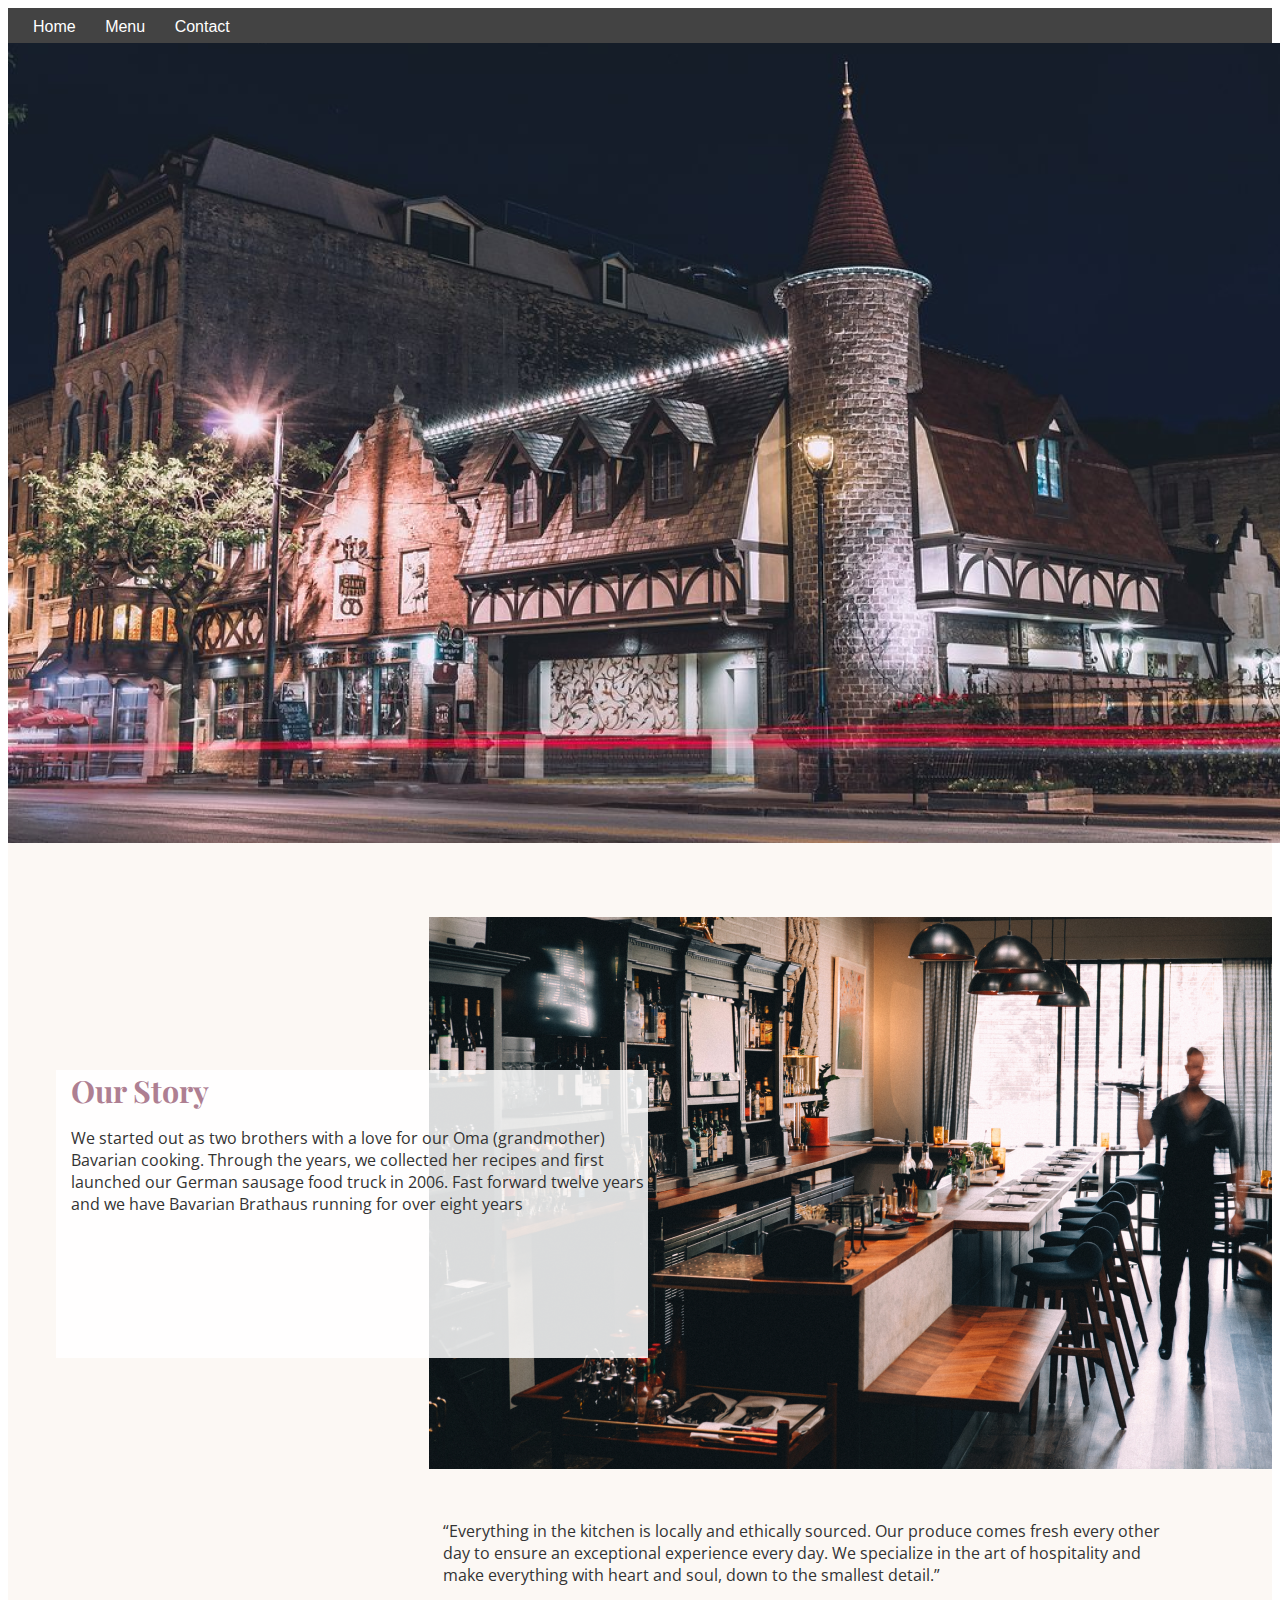
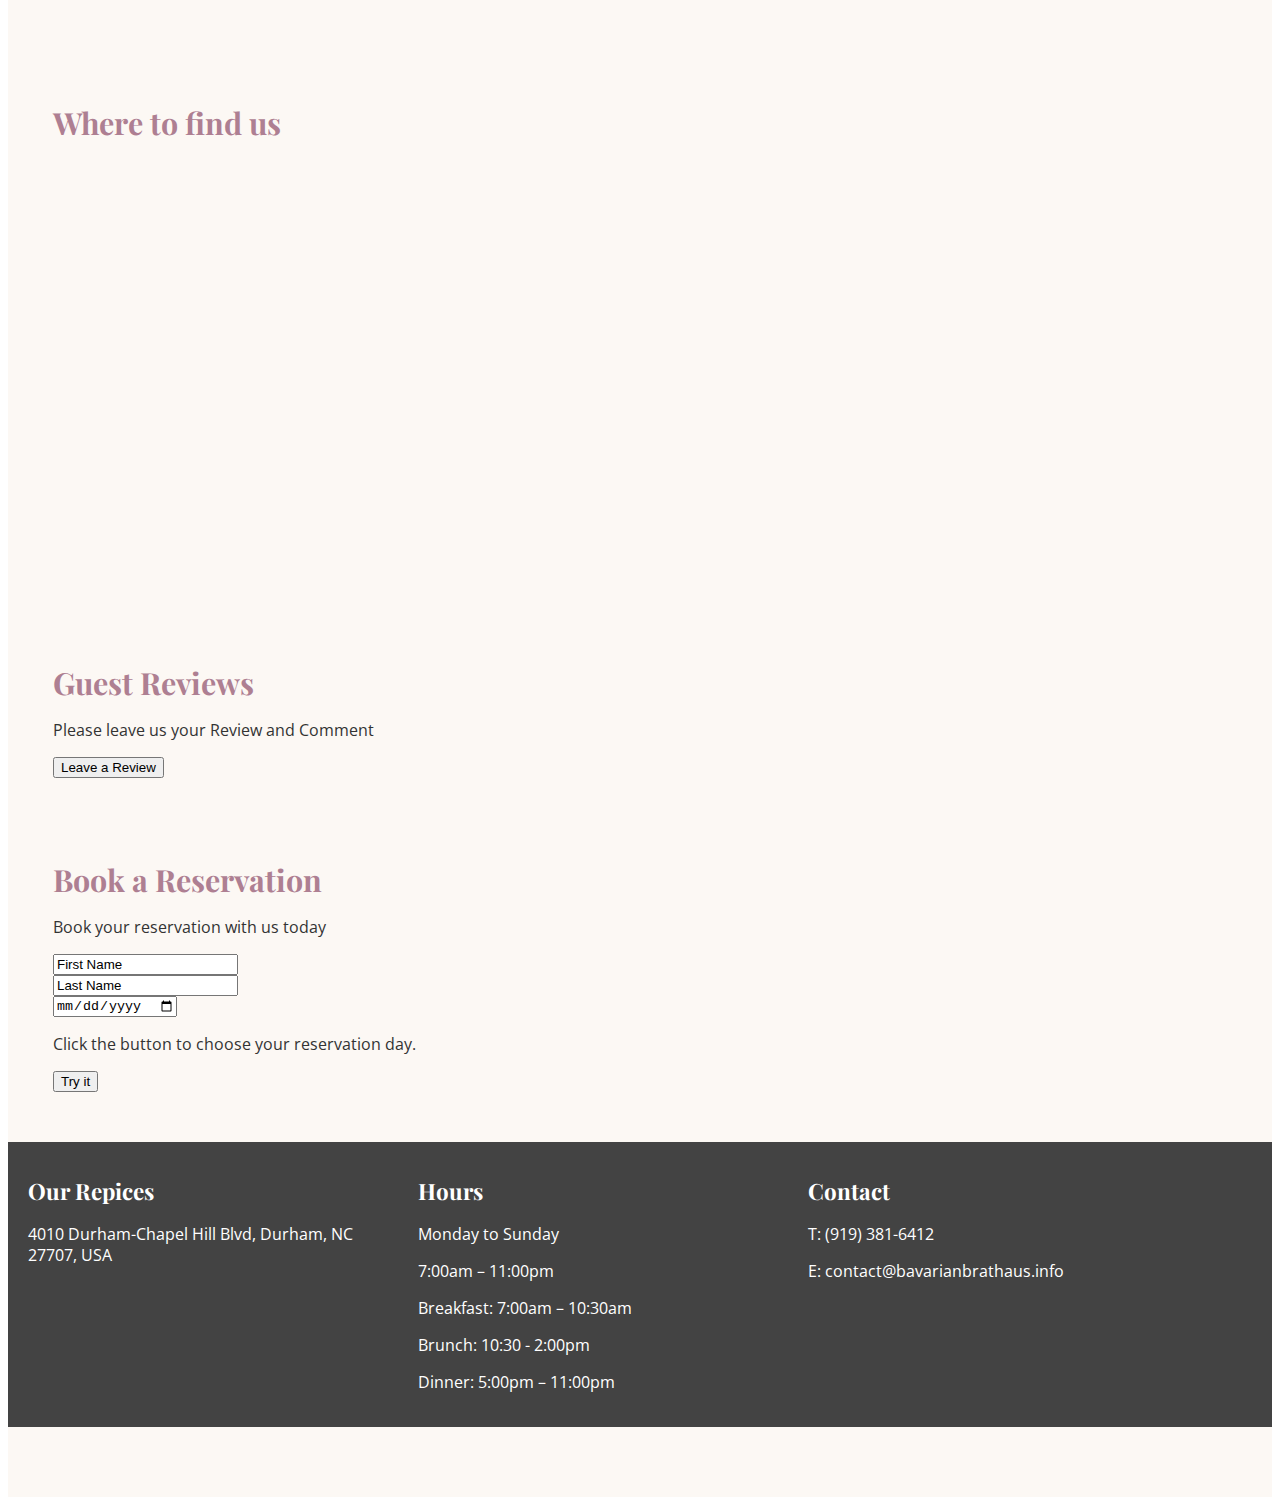
<file: pages/contact.html>
<!DOCTYPE html>
<html lang="en" dir="ltr">
  <head>
    <meta charset="UTF-8">
    <meta name="viewport" content="width=device-width, initial-scale=1.0">
    <meta http-equiv="X-UA-Compatible" content="ie=edge">

    <!-- custom css sheet for class project -->
    <link rel="stylesheet" type="text/css" href="../css/style.css">
    <link href="https://fonts.googleapis.com/css?family=Open+Sans:400,400i,700|Playfair+Display:700" rel="stylesheet">

    <title>Bavarian Brathaus</title>
  </head>
  <body>

    <div class="site-container">

      <div class="navigation">
        <div class="links">
          <a href="../index.html">Home</a>
          <a href="menu.html">Menu</a>
          <a href="contact.html">Contact</a>
        </div>
      </div> <!-- end navigation -->


      <div class="landing-area">
        <div class="landing-image">
          <img src="../img/restaurant-exterior.png" alt="Retaurant interior">

        </div><!-- end landing img -->
      </div> <!-- end landing area -->


      <div class="body">
        <div class="body-content">

          <div class="content-overview">
          </div> <!-- end content-overview -->

          <div class="content-right">
            <div class="content-image-right">
              <img src="../img/interior.png" alt="Chef making recipe">
            </div>

            <div class="left-content">
              <div class="content-description" style="position: absolute; top: 100px;">
                <h3>Our Story</h3>
                <p>We started out as two brothers with a love for our Oma (grandmother) Bavarian cooking. Through the years, we collected her recipes and first launched our German sausage food truck in 2006. Fast forward twelve years and we have Bavarian Brathaus running for over eight years</p>
              </div> <!-- end content-description -->
            </div>
          </div><!-- end content-right -->


            <div class="content-overview" style="padding-left: 435px;">
              <p>“Everything in the kitchen is locally and ethically sourced. Our produce comes fresh every other day to ensure an exceptional experience every day. We specialize in the art of hospitality and make everything with heart and soul, down to the smallest detail.”</p>
            </div> <!-- end content-overview -->




          <div class="map">
            <h3>Where to find us</h3>
            <iframe src="https://www.google.com/maps/embed?pb=!1m18!1m12!1m3!1d23084.070981360608!2d-79.40609186867243!3d43.67918310103847!2m3!1f0!2f0!3f0!3m2!1i1024!2i768!4f13.1!3m3!1m2!1s0x882b34caba443e0f%3A0x4c98292c74bbab90!2sRyerson+University+Student+Learning+Centre!5e0!3m2!1sen!2sca!4v1543944545087" width="600" height="450" frameborder="0" style="border:0" allowfullscreen></iframe>
          </div>

          <div class="rating">
            <h3>Guest Reviews</h3>
            <p>Please leave us your Review and Comment</p>
            <input type="button" value="Leave a Review" id="checkoutButton">

            <div class="userReviewSection">
              <p id="userRating"><p>
              <p id="userReview"><p>

            </div>
          </div>

          <div class="contact-form">
            <h3>Book a Reservation</h3>
            <p>Book your reservation with us today</p>
            <input type="text" name="name" value="First Name"><br>
            <input type="text" name="lastname" value="Last Name"><br>

            <input type="date" id="myDate" value="">

            <p>Click the button to choose your reservation day.</p>

            <button onclick="myFunction()">Try it</button>

            <p id="demo"></p>
          </div>

        </div <!-- end body-conent -->
      </div> <!-- end body -->

      <footer class="footer">
        <div class="f-description">
          <h2>Our Repices</h2>
          <p>4010 Durham-Chapel Hill Blvd, Durham, NC 27707, USA</a>
          </p>
        </div>
        <div class="f-description">
          <h2>Hours</h2>
          <p>Monday to Sunday</p>
          <p>7:00am – 11:00pm</p>
          <p>Breakfast: 7:00am – 10:30am </p>
          <p>Brunch: 10:30 - 2:00pm </p>
          <p>Dinner: 5:00pm – 11:00pm</p>
        </div>
        <div class="f-description">
          <h2>Contact</h2>
          <p>T: (919) 381-6412 </p>
          <p>E: contact@bavarianbrathaus.info </p>
          <p>
            <i class="fab fa-facebook-square"></i>
            <i class="fab fa-twitter-square"></i>
            <i class="fab fa-instagram"></i>
          </p>
        </div><!-- end container -->
      </footer>

    </div><!-- end container -->
    <script>


    var checkoutButton = document.querySelector("#checkoutButton");
    checkoutButton.addEventListener("click", confirmPurchase);

      function confirmPurchase() {
        var rating
        var userReview

          rating = prompt("From 1 to 5, how was your stay?")
          if (rating <= 3) {
            userReview = prompt("Please tell us how can we improve?")
            document.getElementById("userRating").innerHTML = "Visitor Rating: " + rating
            document.getElementById("userReview").innerHTML = "Visitor Review: " + userReview
          } else {
            userReview = prompt("Great! PLease let us know about your great stay!")
            document.getElementById("userRating").innerHTML = "Visitor Rating: " + rating
            document.getElementById("userReview").innerHTML = "Visitor Review: " + userReview
          }

          }



          function myFunction() {

              var x = document.getElementById("myDate").value;
              var booked1 = "2018-12-14";
              var booked2 = "2018-12-07";
              var booked3 = "2018-12-05";
              var booked4 = "2018-12-24";

              console.log(booked1);
              if (booked1 == x || booked2 == x || booked3 == x || booked4 == x) {
                alert("Sorry! This time slot has been booked! Please choose another day")
              } else {
                alert("Thanks! Your booking has been received")
                document.getElementById("demo").innerHTML = "Thanks your booking has been received for: " + x;
              }

          }



    </script>
  </body>
</html>
</file>
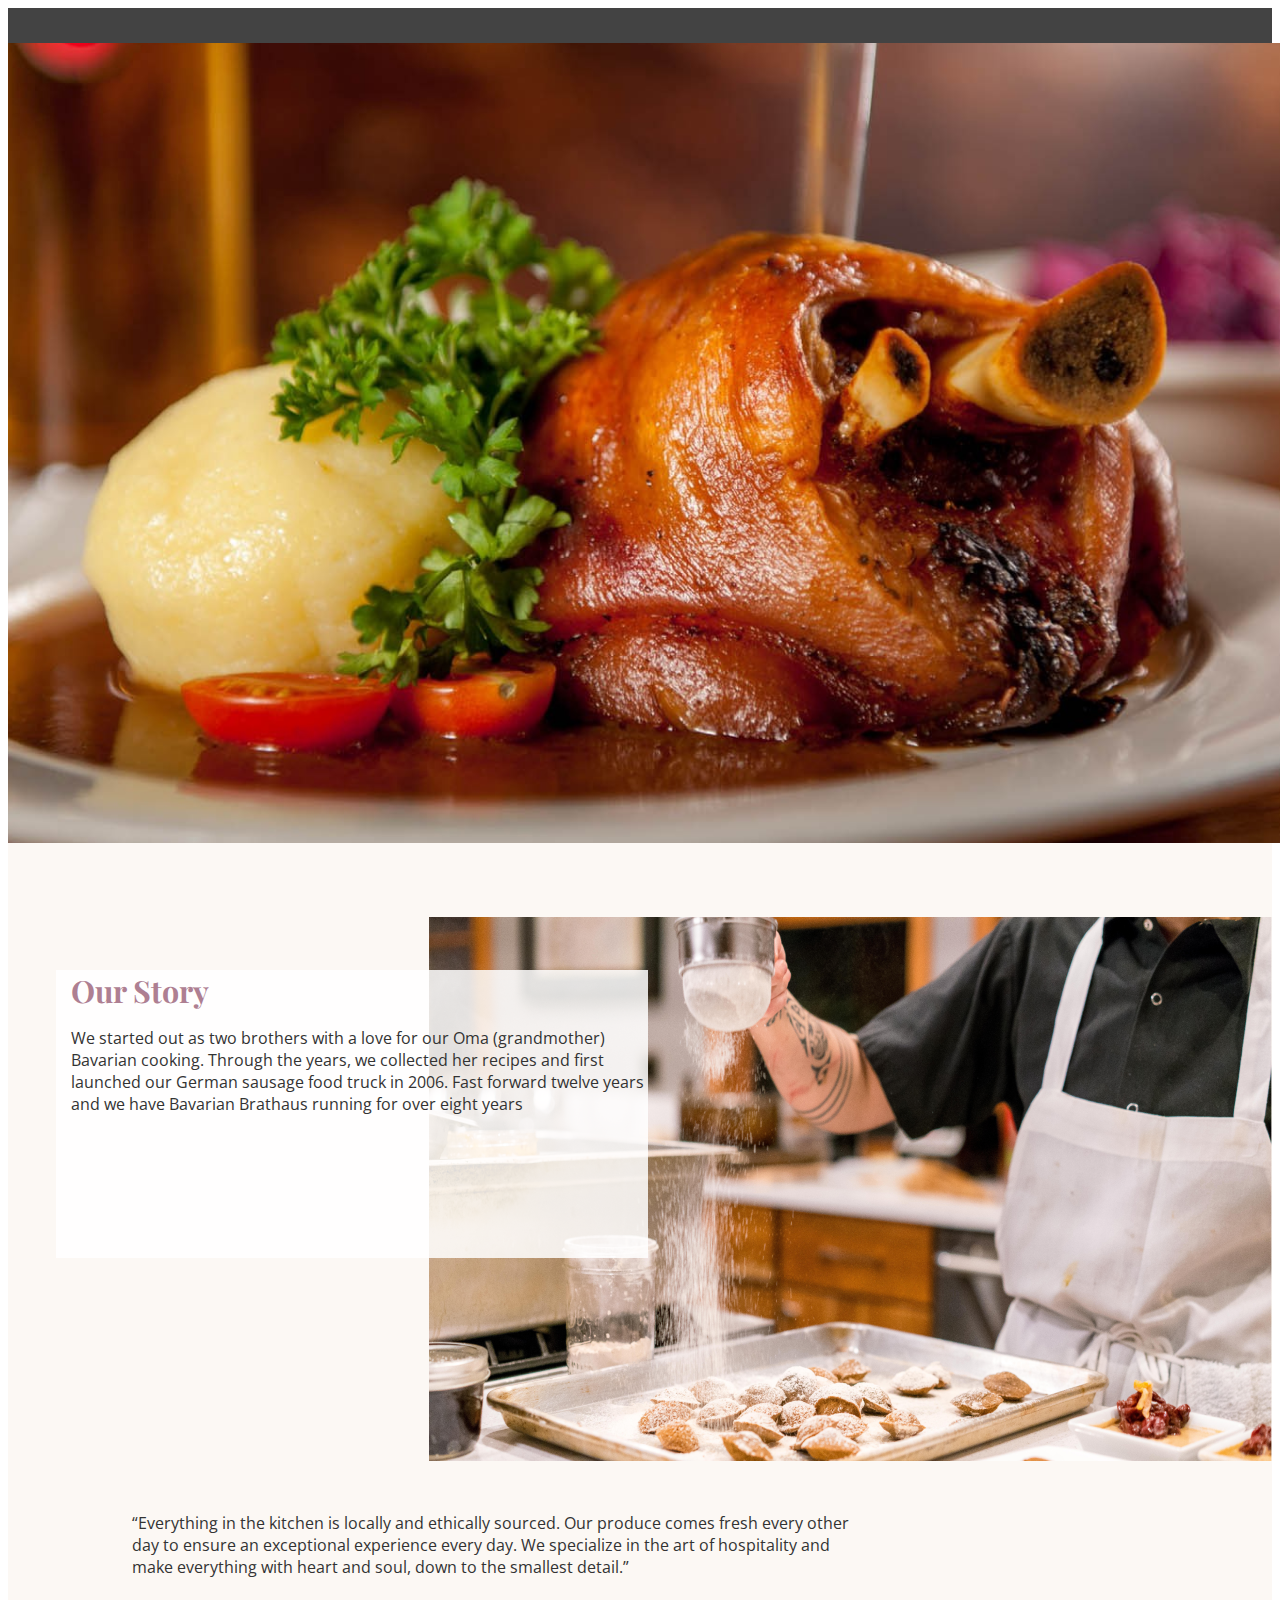
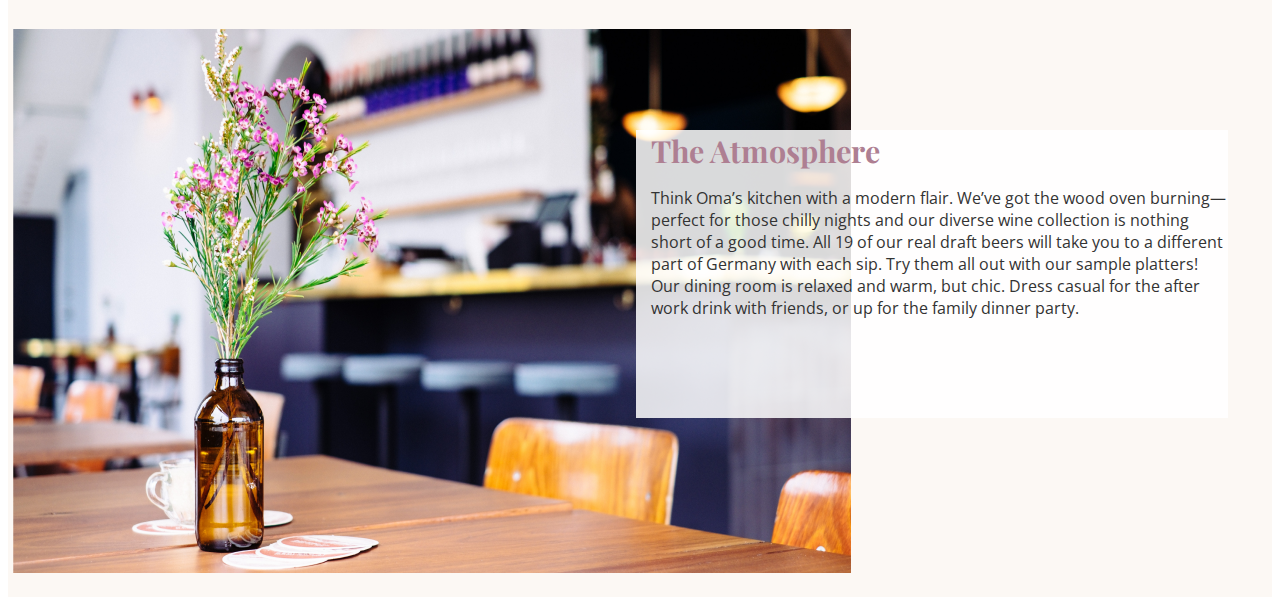
<file: pages/menu.html>
<!DOCTYPE html>
<html lang="en" dir="ltr">
  <head>
    <meta charset="UTF-8">
    <meta name="viewport" content="width=device-width, initial-scale=1.0">
    <meta http-equiv="X-UA-Compatible" content="ie=edge">

    <!-- custom css sheet for class project -->
    <link rel="stylesheet" type="text/css" href="../css/style.css">
    <link href="https://fonts.googleapis.com/css?family=Open+Sans:400,400i,700|Playfair+Display:700" rel="stylesheet">

    <title>Bavarian Brathaus</title>
  </head>
  <body>

    <div class="site-container">

      <div class="navigation">

      </div> <!-- end navigation -->


      <div class="landing-area">
        <div class="landing-image">
          <img src="../img/porkankle.png" alt="Retaurant interior">

        </div><!-- end landing img -->
      </div> <!-- end landing area -->


      <div class="body">
        <div class="body-content">

          <div class="content-overview">
          </div> <!-- end content-overview -->

          <div class="content-right">
            <div class="content-image-right">
              <img src="../img/chef2.png" alt="Chef making recipe">
            </div>

            <div class="left-content">
              <div class="content-description">
                <h3>Our Story</h3>
                <p>We started out as two brothers with a love for our Oma (grandmother) Bavarian cooking. Through the years, we collected her recipes and first launched our German sausage food truck in 2006. Fast forward twelve years and we have Bavarian Brathaus running for over eight years</p>
              </div> <!-- end content-description -->
            </div>
          </div><!-- end content-right -->


            <div class="content-overview">
              <p>“Everything in the kitchen is locally and ethically sourced. Our produce comes fresh every other day to ensure an exceptional experience every day. We specialize in the art of hospitality and make everything with heart and soul, down to the smallest detail.”</p>
            </div> <!-- end content-overview -->


          <div <class="content-left">
            <div class="content-image-left">
              <img src="../img/atmosphere.png" alt="Table and flowers">
            </div>

          <div class="right-content">
              <div class="content-description">
                <h3>The Atmosphere</h3>
                <p>Think Oma’s kitchen with a modern flair. We’ve got the wood oven burning—perfect for those chilly nights and our diverse wine collection is nothing short of a good time. All 19 of our real draft beers will take you to a different part of Germany with each sip. Try them all out with our sample platters! Our dining room is relaxed and warm, but chic. Dress casual for the after work drink with friends, or up for the family dinner party.</p>
              </div> <!-- end content-description -->
            </div>
          </div> <!-- end content-left -->

        </div <!-- end body-conent -->
      </div> <!-- end body -->

      <div class="footer">

      </div> <!-- end footer -->

    </div><!-- end container -->

  </body>
</html>
</file>
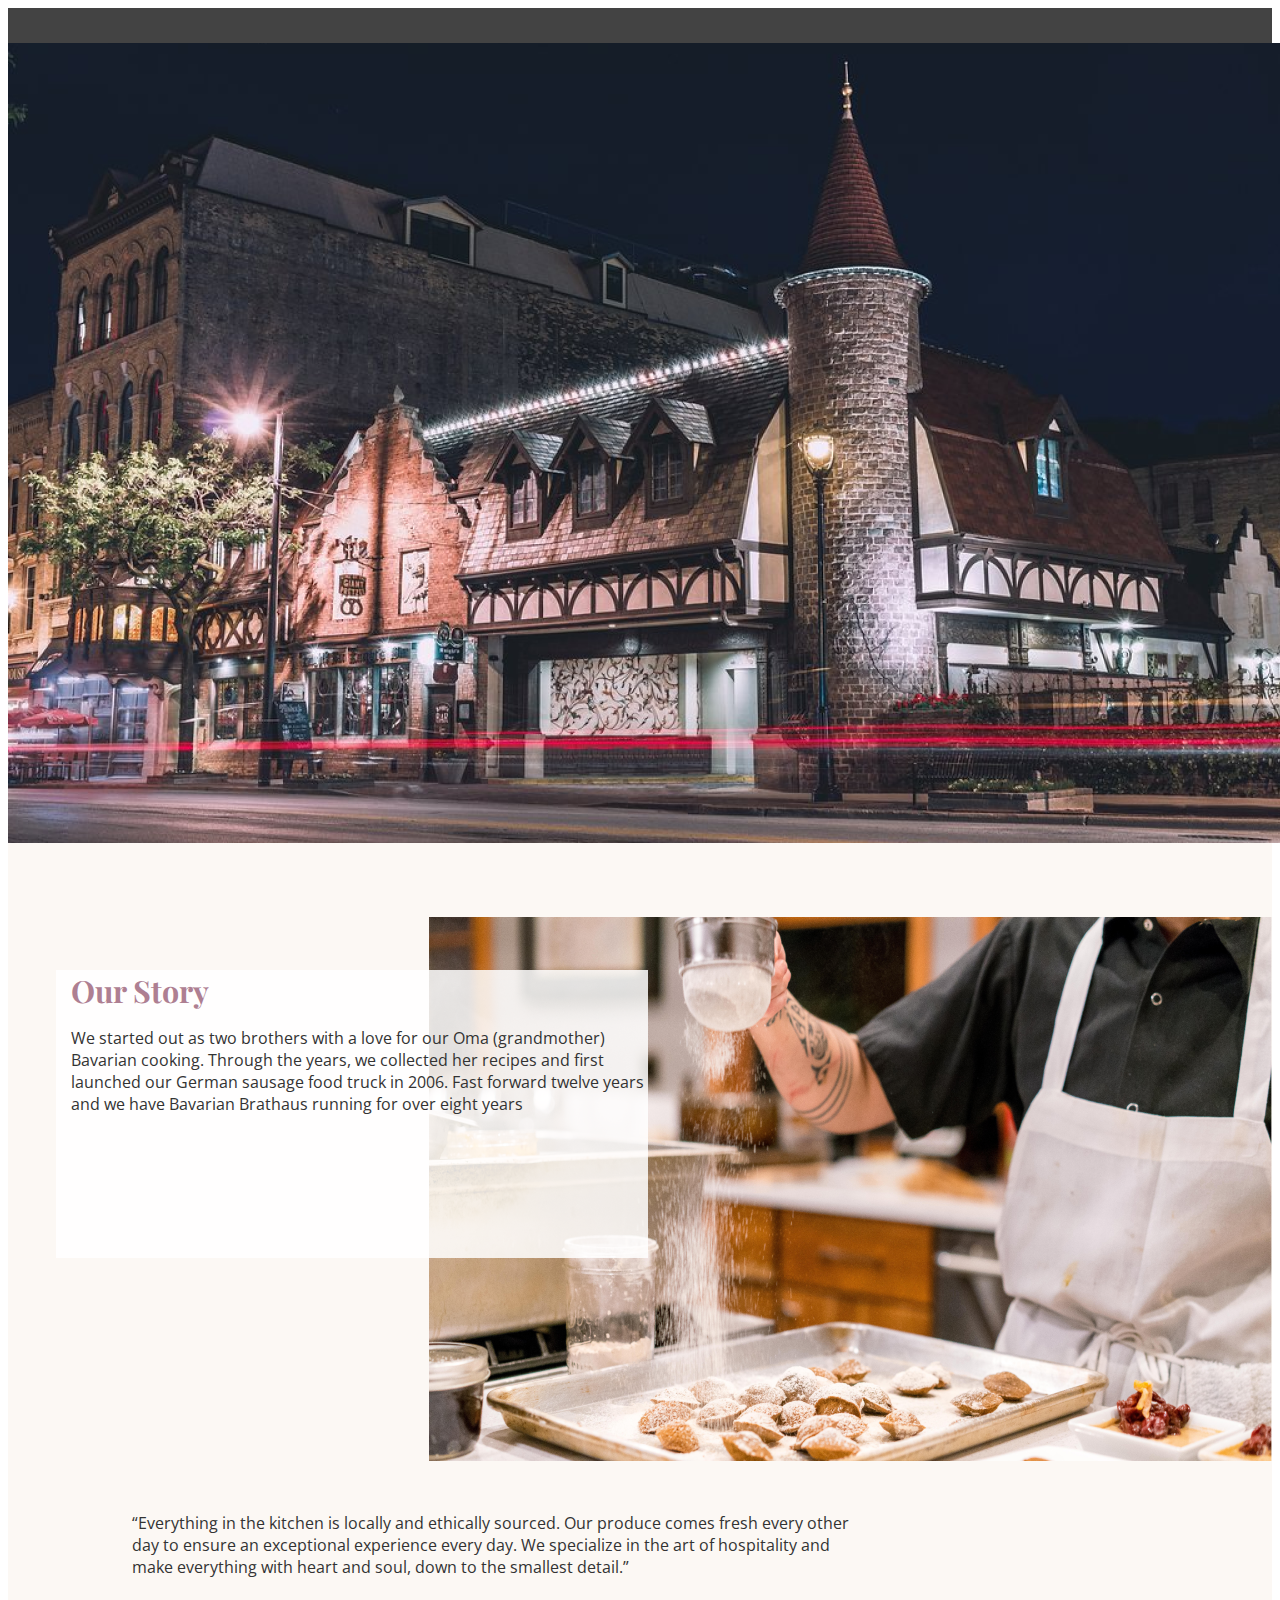
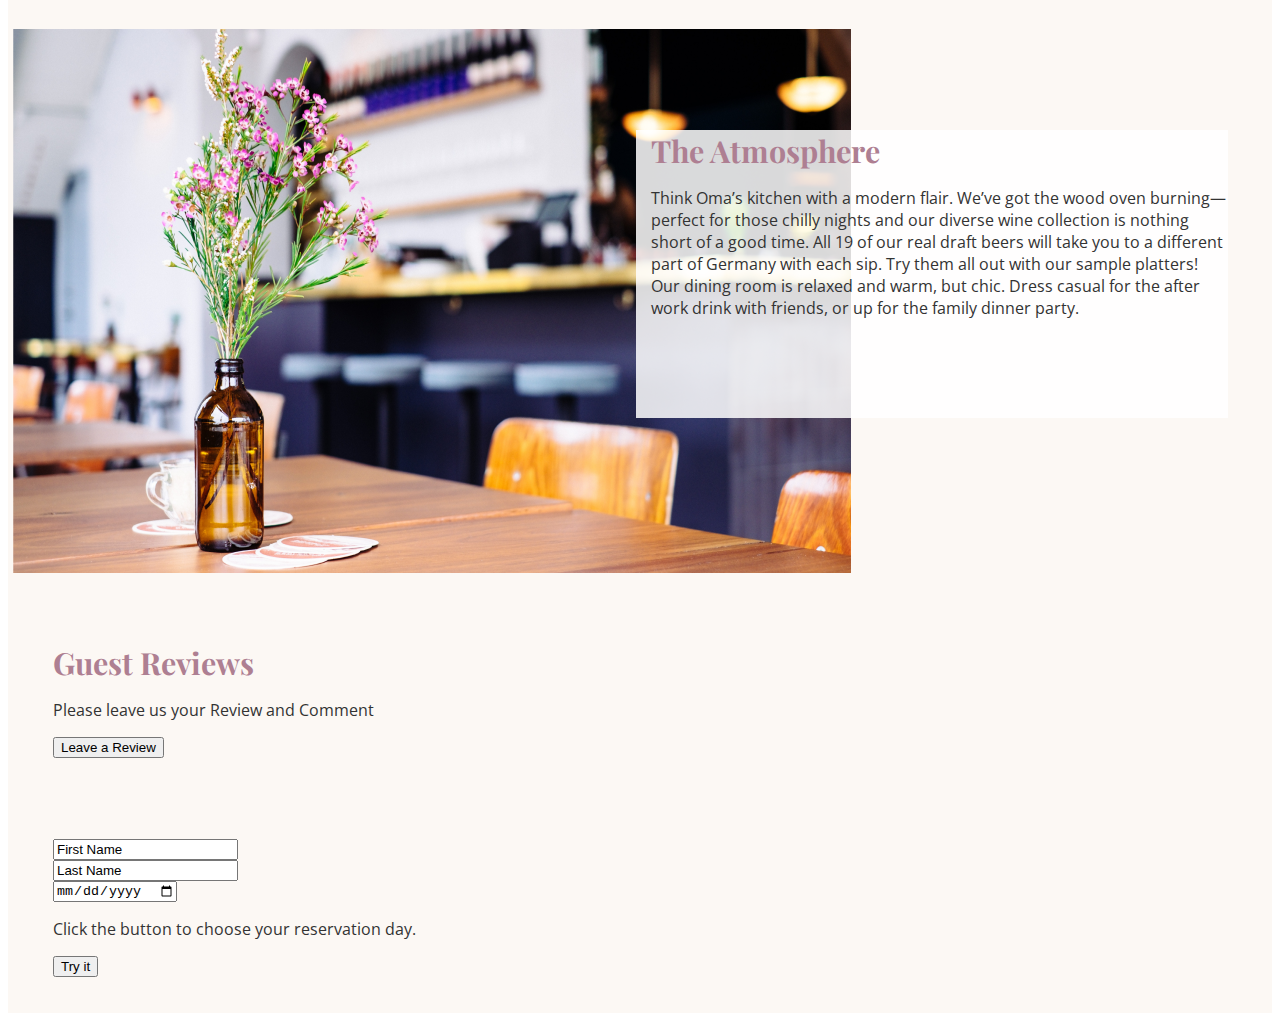
<file: pages/x-contact.html>
<!DOCTYPE html>
<html lang="en" dir="ltr">
  <head>
    <meta charset="UTF-8">
    <meta name="viewport" content="width=device-width, initial-scale=1.0">
    <meta http-equiv="X-UA-Compatible" content="ie=edge">

    <!-- custom css sheet for class project -->
    <link rel="stylesheet" type="text/css" href="../css/style.css">
    <link href="https://fonts.googleapis.com/css?family=Open+Sans:400,400i,700|Playfair+Display:700" rel="stylesheet">

    <title>Bavarian Brathaus</title>
  </head>
  <body>

    <div class="site-container">

      <div class="navigation">

      </div> <!-- end navigation -->


      <div class="landing-area">
        <div class="landing-image">
          <img src="../img/restaurant-exterior.png" alt="Retaurant interior">

        </div><!-- end landing img -->
      </div> <!-- end landing area -->


      <div class="body">
        <div class="body-content">

          <div class="content-overview">
          </div> <!-- end content-overview -->

          <div class="content-right">
            <div class="content-image-right">
              <img src="../img/chef2.png" alt="Chef making recipe">
            </div>

            <div class="left-content">
              <div class="content-description">
                <h3>Our Story</h3>
                <p>We started out as two brothers with a love for our Oma (grandmother) Bavarian cooking. Through the years, we collected her recipes and first launched our German sausage food truck in 2006. Fast forward twelve years and we have Bavarian Brathaus running for over eight years</p>
              </div> <!-- end content-description -->
            </div>
          </div><!-- end content-right -->


            <div class="content-overview">
              <p>“Everything in the kitchen is locally and ethically sourced. Our produce comes fresh every other day to ensure an exceptional experience every day. We specialize in the art of hospitality and make everything with heart and soul, down to the smallest detail.”</p>
            </div> <!-- end content-overview -->


          <div <class="content-left">
            <div class="content-image-left">
              <img src="../img/atmosphere.png" alt="Table and flowers">
            </div>

          <div class="right-content">
              <div class="content-description">
                <h3>The Atmosphere</h3>
                <p>Think Oma’s kitchen with a modern flair. We’ve got the wood oven burning—perfect for those chilly nights and our diverse wine collection is nothing short of a good time. All 19 of our real draft beers will take you to a different part of Germany with each sip. Try them all out with our sample platters! Our dining room is relaxed and warm, but chic. Dress casual for the after work drink with friends, or up for the family dinner party.</p>
              </div> <!-- end content-description -->
            </div>
          </div> <!-- end content-left -->

          <div class="rating">
            <h3>Guest Reviews</h3>
            <p>Please leave us your Review and Comment</p>
            <input type="button" value="Leave a Review" id="checkoutButton">

            <div class="userReviewSection">
              <p id="userRating"><p>
              <p id="userReview"><p>

            </div>


          </div>

          <div class="contact-form">
            <input type="text" name="name" value="First Name"><br>
            <input type="text" name="lastname" value="Last Name"><br>

            <input type="date" id="myDate" value="">

            <p>Click the button to choose your reservation day.</p>

            <button onclick="myFunction()">Try it</button>

            <p id="demo"></p>

            <script>

            function myFunction() {

                var x = document.getElementById("myDate").value;
                var booked1 = "2018-12-14";

                console.log(booked1);
                if (booked1 == x) {
                  alert("Sorry! This time slot has been booked! Please choose another day")
                } else {
                  alert("Thanks! Your booking has been received")
                  document.getElementById("demo").innerHTML = x;
                }

            }

            </script>


        </div <!-- end body-conent -->
      </div> <!-- end body -->

      <div class="footer">

      </div> <!-- end footer -->

    </div><!-- end container -->
    <script>


    var checkoutButton = document.querySelector("#checkoutButton");
    checkoutButton.addEventListener("click", confirmPurchase);

      function confirmPurchase() {
        var rating
        var userReview

          rating = prompt("From 1 to 5, how was your stay?")
          if (rating <= 3) {
            userReview = prompt("Tell us how can we improve?")
            document.getElementById("userRating").innerHTML = "Visitor Rating: " + rating
            document.getElementById("userReview").innerHTML = "Visitor Review: " + userReview
          } else {
            userReview = prompt("Let us know about your great stay!")
            document.getElementById("userRating").innerHTML = "Visitor Rating: " + rating
            document.getElementById("userReview").innerHTML = "Visitor Review: " + userReview
          }

          }


    </script>
  </body>
</html>
</file>
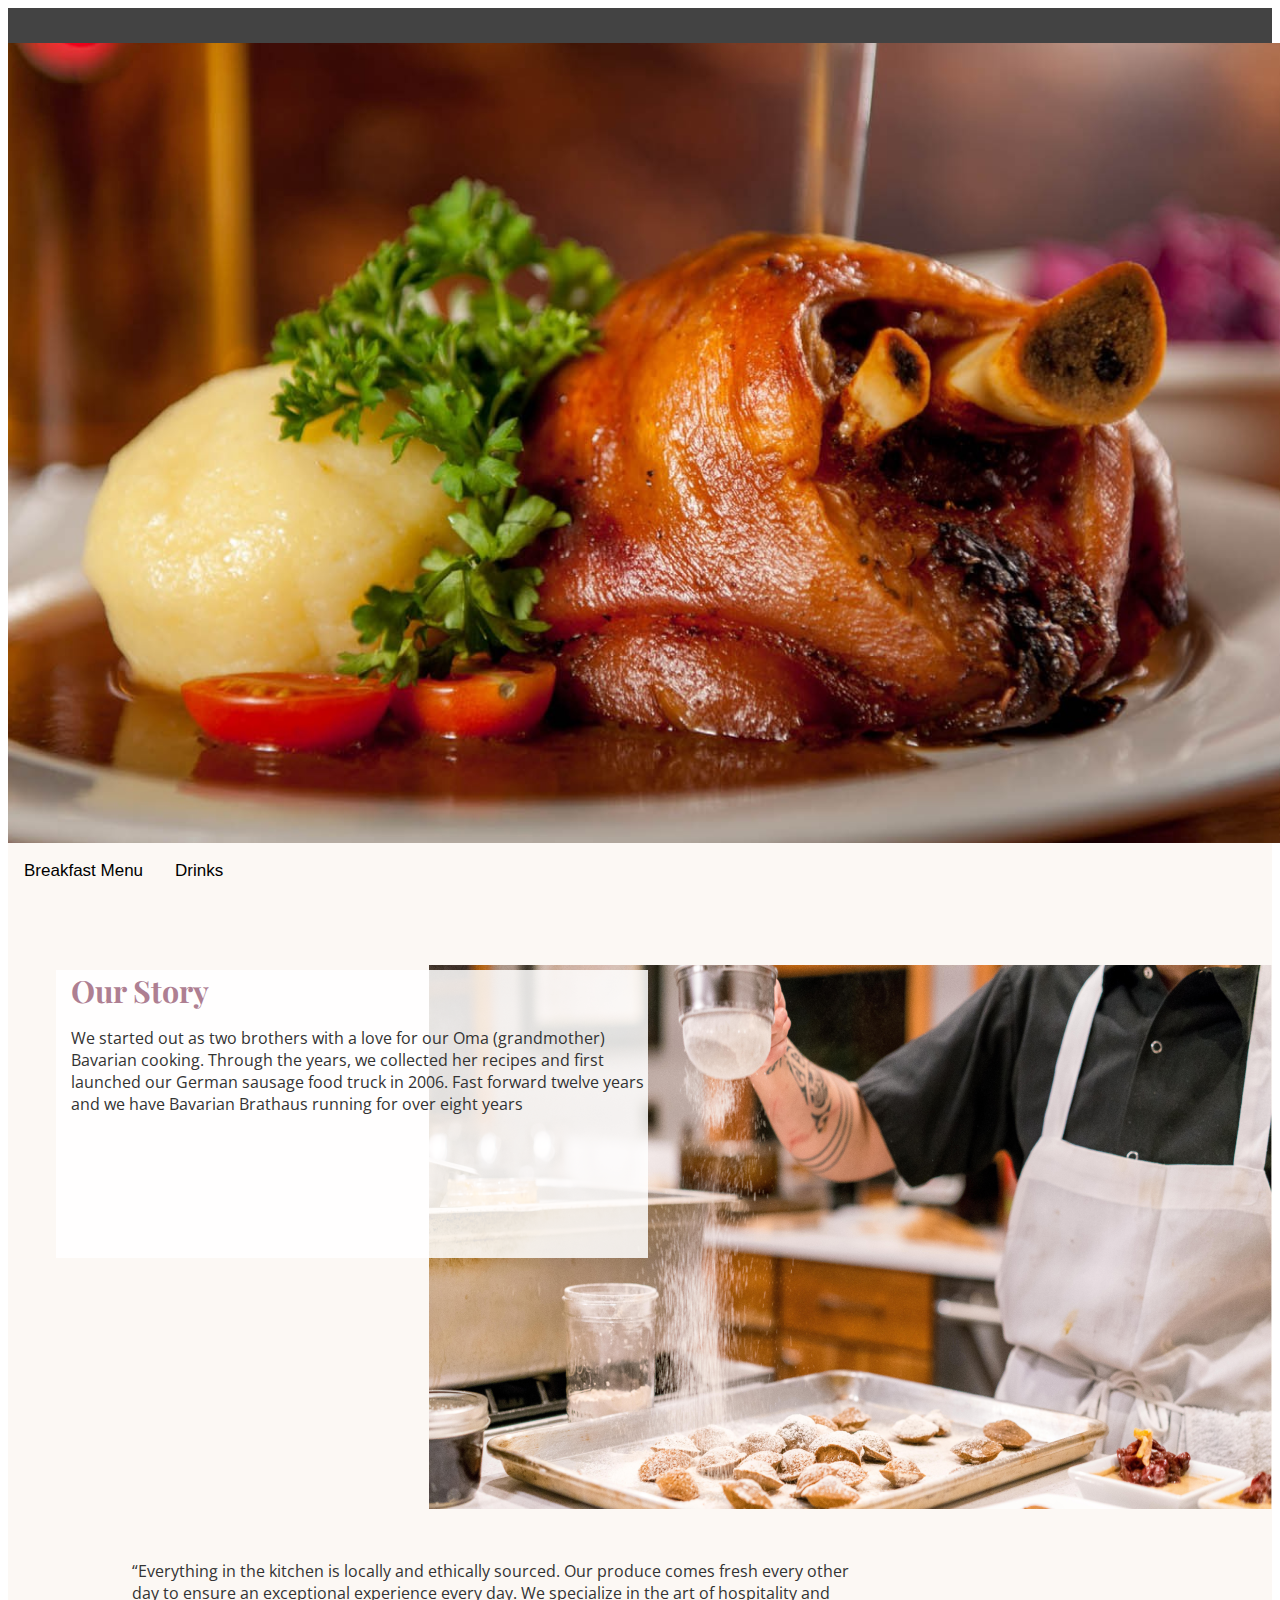
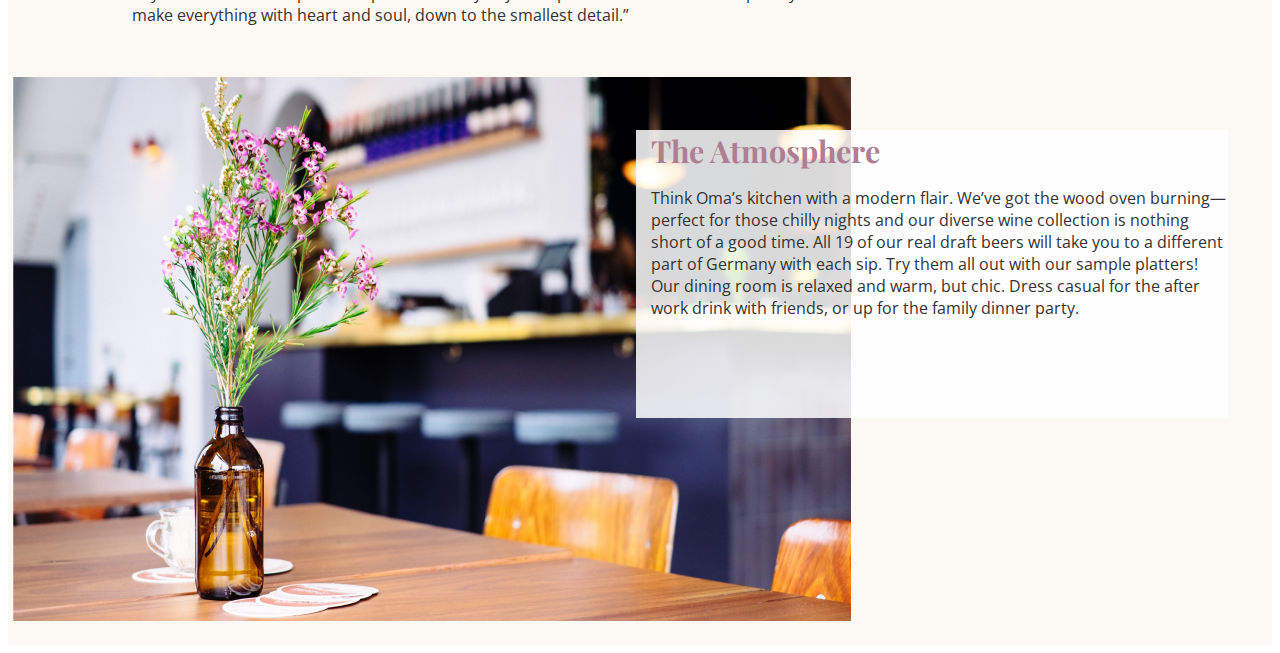
<file: pages/x-menu2.html>
<!DOCTYPE html>
<html lang="en" dir="ltr">
  <head>
    <meta charset="UTF-8">
    <meta name="viewport" content="width=device-width, initial-scale=1.0">
    <meta http-equiv="X-UA-Compatible" content="ie=edge">

    <!-- custom css sheet for class project -->
    <link rel="stylesheet" type="text/css" href="../css/style.css">
    <link href="https://fonts.googleapis.com/css?family=Open+Sans:400,400i,700|Playfair+Display:700" rel="stylesheet">

    <title>Bavarian Brathaus</title>
  </head>
  <body>

    <div class="site-container">

      <div class="navigation">

      </div> <!-- end navigation -->


      <div class="landing-area">
        <div class="landing-image">
          <img src="../img/porkankle.png" alt="Retaurant interior">

        </div><!-- end landing img -->
      </div> <!-- end landing area -->


      <div class="body">

        <div class="tab">
          <button class="tablinks" onclick="openMenu(event, 'Breakfast Menu')">Breakfast Menu</button>
          <button class="tablinks" onclick="openMenu(event, 'Drinks')">Drinks</button>
        </div>

        <div id="Breakfast Menu" class="tabcontent">
          <h3>Breakfast Menu</h3>
            <div id="Local Farm Breakfast" class="menublock">
              <h4>Local Farm Breakfast</h4>
                <div id="One Egg Farm Breakfast" class="menuitem">
                  <h5>One Egg Farm Breakfast</h5>
                  <p>One egg (cooked any style) with your choice of one of the following:</p>
                  <ul>
                    <li>Two Strips of Bacon</li>
                    <li>Two Strips of Peppered Bacon</li>
                    <li>Two Link Sausages</li>
                  </ul>
                  <p>Price: $9</p>
                </div>
              <div id="Two Egg Farm Breakfast" class="menuitem">
                <h5>Two Egg Farm Breakfast</h5>
                <p>Two eggs (cooked any style) with your choice of one of the following:</p>
                <ul>
                  <li>Four Strips of Bacon</li>
                  <li>Four Strips of Peppered Bacon</li>
                  <li>Four Link Sausages</li>
                  <li>One Patty Sausage</li>
                  <li>One Slice of Smoked Ham</li>
                </ul>
                <p>Price: $11</p>
              </div>
              <div id="Three Egg Farm Breakfast" class="menuitem">
                <h5>Three Egg Farm Breakfast</h5>
                <p>Three eggs (cooked any style) with your choice of one of the following:</p>
                <ul>
                  <li>Four Strips of Bacon</li>
                  <li>Four Strips of Peppered Bacon</li>
                  <li>Four Link Sausages</li>
                  <li>One Patty Sausage</li>
                  <li>One Slice of Smoked Ham</li>
                </ul>
                <p>Price: $14</p>
              </div>
            </div>
            <div id="Bavarian Toast" class="menublock">
              <h4>Bavarian Toast</h4>
                <div id="Bavarian Toast" class="menuitem">
                  <h5>Bavarian Toast</h5>
                  <p>One egg (cooked any style) & two pieces of our German toast with choice of two strips of bacon or link sausage.</p>
                  <p>Price: $10</p>
                </div>
                <div id="Large Bavarian Toast Combo" class="menuitem">
                  <h5>Large Bavarian Toast Combo</h5>
                  <p>Two eggs (cooked any style) & two pieces of our German toast with choice of four strips of bacon or link sausage.</p>
                  <p>Price: $18</p>
                </div>
                <div id="Bavarian Scrambled Eggs" class="menuitem">
                  <h5>Bavarian Scrambled Eggs</h5>
                  <p>Smoked ham. Tillamook cheddar chees, green pepper & onion. Served with hash browns and toast.</p>
                  <p>Price: $12</p>
                </div>
            </div>
            <div id="Traditional Brunch" class="menublock">
              <h4>Traditional Brunch</h4>
                <div id="Bavarian Sausage Mix" class="menuitem">
                  <h5>Bavarian Sausage Mix</h5>
                  <p>Bavarian-style sausage served in a warm bread roll with special sauce, grilled red, yellow, and green bell pepper, red onion, and swiss cheese. Served with French Fries.</p>
                  <p>Price: $12</p>
                </div>
                <div id="Bratwurst & Sauerkraut" class="menuitem">
                  <h5>Bratwurst & Sauerkraut</h5>
                  <p>Two bratwurst sausages over sauerkraut with mashed potatoes & gravy, and creamy red cabbage.</p>
                  <p>Price: $14</p>
                </div>
                <div id="Pork Schnitzel - Brunch Portion" class="menuitem">
                  <h5>Pork Schnitzel - Brunch Portion</h5>
                  <p>Smaller Brunch Portion - Boneless pork loin chops - breaded, pan fried and sauced with a rich demi-glace. Served with creamy red cabbage, choice of potato and warm French baguette.</p>
                  <p>Price: $13</p>
                </div>
                <div id="Beef Stroganoff - Brunch Portion" class="menuitem">
                  <h5>Beef Stroganoff - Brunch Portion</h5>
                  <p>A deliciously rich & hearty stroganoff made with mushrooms, onions, sour cream, garlic, Burgundy wine and tender beef over egg noodles. Served with warm baguette.</p>
                  <p>Price: $15</p>
                </div>
            </div>
            <div id="Sweet Breakfast" class="menublock">
              <h4>Sweet Breakfast</h4>
                <div id="Sweet Breakfast" class="menuitem">
                  <h5>Bavarian Pancakes</h5>
                  <p>Bavarian style skillet pancakes, served with your choice of fruit, granulated sugar and vanilla ice cream</p>
                <p>Price: $12</p>
                </div>
                <div id="German Waffles" class="menuitem">
                  <h5>German Waffles</h5>
                  <p>Alp style berry fluffy waffles served with your choice of jam, marmalade or maple syrup with a dollop of whipped cream and choice of berries.</p>
                  <p>Price: $10</p>
                </div>
            </div>
        </div>

        <div id="Drinks" class="tabcontent">
          <h3>Drinks</h3>
            <div id="Non-Alcoholic Beverages" class="menublock">
              <h4>Non-Alcoholic Beverages"</h4>
              <div id="Coffee" class="menuitem">
                <h5>Coffee</h5>
                <p>Price: $2.50</p>
              </div>
              <div id="Tea" class="menuitem">
                <h5>Tea</h5>
                <p>Choice of the following loose-leaf teas</p>
                <ul>
                  <li>Earl Grey</li>
                  <li>Green</li>
                  <li>Ginger Lemon</li>
                  <li>Oolong</li>
                  <li>Chai</li>
                <p>Price: $2.50</p>
              </div>
              <div id="Fresh Juice" class="menuitem">
                <h5>Fresh Juice</h5>
                <p>Choice of the following fresh-pressed juices:</p>
                <ul>
                  <li>Apple</li>
                  <li>Orange</li>
                  <li>Grapefruit</li>
                  <li>Blueberry ginger</li>
                <p>Price: $3</p>
              </div>
              <div id="Fountain Pop" class="menuitem">
                <h5>Fountain Pop</h5>
                <p>Price: $2.50</p>
              </div>
            </div>
            <div id="Alcoholic Beverages" class="menublock">
              <h4>Alcoholic Beverages</h4>
                <div id="Mimosa" class="menuitem">
                    <h5>Mimosa</h5>
                    <p>Champagne & fresh-pressed orange juice</p>
                    <p>Price: $7</p>
                </div>
                <div id="Caesar" class="menuitem">
                    <h5>Caesar</h5>
                    <p>Vodka, clamato juice, & celery</p>
                    <p>Price: $7</p>
                </div>
                <div id="Peach Bellini" class="menuitem">
                    <h5>Peach Bellini</h5>
                    <p>Prosecco, & white peach puree</p>
                    <p>Price: $6.75</p>
                </div>
            </div>
            <div id="Beers" class="menublock">
              <h4>Beers</h4>
                <div id="Schneider Weisse Tap 6" class+"menuitem">
                  <h5>Schneider Weisse Tap 6</h5>
                  <p>A legendary German beer brewed with wheat and dark malts. It’s full-bodied, subtly sweet, smooth and creamy, and peppered with spiciness. High in alcohol and big on flavour.</p>
                  <p>Price: $10</p>
                </div>
                <div id="Fruh Kolsch" class+"menuitem">
                  <h5>Fruh Kolsch</h5>
                  <p>Clean and light with a bready sweetness, some lemon fruitiness and a dry, hoppy finish. It’s so drinkable that a single pint rarely seems big enough.</p>
                  <p>Price: $8</p>
                </div>
                <div id="Radeberger Pilsner" class+"menuitem">
                  <h5>Radeberger Pilsner</h5>
                  <p>Light golden colour with a creamy mousse; roasted grain, malty, floral aromas with light malt notes; light on the palate with a long finish.</p>
                  <p>Price: $7</p>
                </div>
                <div id="Fruli" class+"menuitem">
                  <h5>Fruli</h5>
                  <p>Fruli is a unique blend of high quality, lightly-hopped Belgian White Beer & pure strawberries. This all-natural, traditional and authentic treat delivers a soft & refreshing indulgence that is simply delicious.</p>
                  <p>Price: $8.50</p>
                </div>
                <div id="Spaten Oktoberfest" class+"menuitem">
                  <h5>Spaten Oktoberfest</h5>
                  <p>Traditionally brewed in March and served in Autumn, around the Oktoberfest celebration, Spaten Oktoberfest is a sweet, brown beer with a mildly malty taste and roasted notes. It’s surprisingly crisp for such a sweet beer but has a round, earthy finish.</p>
                  <p>Price: $9</p>
                </div>
                <div id="Berliner Kindl Weisse" class+"menuitem">
                  <h5>Berliner Kindl Weisse</h5>
                  <p>A classic summer drink in Berlin, Berliner Weisse is a tart, tangy beer which gets its characteristic flavor from deliberately soured grains. It’s traditionally served in a large, boule-like glass and often colored green with a shot of sweet woodruff syrup or red with raspberry.</p>
                  <p>Price: $9</p>
                </div>
            </div>
        </div>

        <script>
        function openMenu(evt, menusectionName) {
            var i, tabcontent, tablinks;
            tabcontent = document.getElementsByClassName("tabcontent");
            for (i = 0; i < tabcontent.length; i++) {
                tabcontent[i].style.display = "none";
            }
            tablinks = document.getElementsByClassName("tablinks");
            for (i = 0; i < tablinks.length; i++) {
                tablinks[i].className = tablinks[i].className.replace(" active", "");
            }
            document.getElementById(menusectionName).style.display = "block";
            evt.currentTarget.className += " active";
        }
        </script>
        <div class="body-content">

          <div class="content-overview">
          </div> <!-- end content-overview -->

          <div class="content-right">
            <div class="content-image-right">
              <img src="../img/chef2.png" alt="Chef making recipe">
            </div>

            <div class="left-content">
              <div class="content-description">
                <h3>Our Story</h3>
                <p>We started out as two brothers with a love for our Oma (grandmother) Bavarian cooking. Through the years, we collected her recipes and first launched our German sausage food truck in 2006. Fast forward twelve years and we have Bavarian Brathaus running for over eight years</p>
              </div> <!-- end content-description -->
            </div>
          </div><!-- end content-right -->


            <div class="content-overview">
              <p>“Everything in the kitchen is locally and ethically sourced. Our produce comes fresh every other day to ensure an exceptional experience every day. We specialize in the art of hospitality and make everything with heart and soul, down to the smallest detail.”</p>
            </div> <!-- end content-overview -->


          <div <class="content-left">
            <div class="content-image-left">
              <img src="../img/atmosphere.png" alt="Table and flowers">
            </div>

          <div class="right-content">
              <div class="content-description">
                <h3>The Atmosphere</h3>
                <p>Think Oma’s kitchen with a modern flair. We’ve got the wood oven burning—perfect for those chilly nights and our diverse wine collection is nothing short of a good time. All 19 of our real draft beers will take you to a different part of Germany with each sip. Try them all out with our sample platters! Our dining room is relaxed and warm, but chic. Dress casual for the after work drink with friends, or up for the family dinner party.</p>
              </div> <!-- end content-description -->
            </div>
          </div> <!-- end content-left -->

        </div <!-- end body-conent -->
      </div> <!-- end body -->

      <div class="footer">

      </div> <!-- end footer -->

    </div><!-- end container -->

  </body>
</html>
</file>
<file: css/style.css>
:root {
  --background-color: #FCF8F4;
  --text-color: #333333;
  --h3-color: #AE7F92;
  --footer-bk-color: #434343;
}

html {

}

body {
  -webkit-font-smoothing: antialiased;
  background-color: #ffffff;
  font-size: 16px;

}

h3 {
  font-family: 'Playfair Display', serif;
  font-size: 1.9em;
  font-weight: 700;
  margin: 0 0 0 0;
  color: var(--h3-color);
}

body p {
  font-family: 'Open Sans', sans-serif;
  font-weight: 400;
  font-size: 1em;
  color: var(--text-color);
}

.site-container {
  max-width: 1280px;
  height: auto;
  margin-left: auto;
  margin-right: auto;
  margin-top: 0px;
  margin-bottom: 0px;
  padding-bottom: 20px;
  background-color: var(--background-color);
  font-family: 'Lato', sans-serif;
  font-weight: 400;
  border: 1px;
}

.content-right {

}

.content-image-right img {
  display: flex;
  justify-content: flex-end;
  margin-left: auto;
  margin-right: 0px;
  margin-top: 0px;
  margin-bottom: 0px;
  /* padding-left: auto;
  padding-right: 0px; */
  index: 0;
  /* clear: left; */
}

.content-image-left img {

  margin-left: 0px;
  margin-right: auto;
  margin-top: 0px;
  margin-bottom: 0px;
  /* padding-left: auto;
  padding-right: 0px; */
  index: 0;
  /* clear: left; */
}

.left-content {
  margin-top: 0px;
  margin-bottom: 0px;
  margin-left: 0px;
  margin-right: 0px;
  padding-left: 48px;
  position: absolute;
  top: 970px
}

.right-content {
  margin-top: 0px;
  margin-bottom: 0px;
  margin-left: 0px;
  margin-right: 0px;
  padding-left: 628px;
  position: absolute;
  top: 1730px;
}

.content-description {
width: 577px;
height: 288px;
z-index: 5;
margin: 0 0 0 0;
padding-left: 15px;
background-color: rgba(255, 255, 255, 0.85);
/* rgba: (255, 255, 255, 0.85); */
}

.content-overview {
  width: 723px;
  margin-top: 0px;
  margin-bottom: 0px;
  padding-top: 35px;
  padding-bottom: 35px;
  padding-left: 124px;
}

.navigation {
  max-width:1279px;
  height: 35px;
  background-color: var(--footer-bk-color);
}

.navigation a {
  color: #fff;
  padding-left: 25px;
  padding-top: 25px;
  text-decoration: none;
}

.links {
  padding-top: 10px;
}

.map {
  padding-top: 65px;
  padding-left: 45px;
}

.rating {
  padding-top: 65px;
  padding-left: 45px;
}

.contact-form {
  padding-top: 65px;
  padding-left: 45px;
}

footer {
  max-width:1280px;
  height: 240px;
  margin-left:auto;
  margin-right: auto;
  padding-top: 15px;
  padding-bottom: 30px;
  margin-top: 50px;
  margin-bottom: 50px;
  color: #fff;
  background-color: var(--footer-bk-color);
  clear: both;
}

.f-description {
  width: 350px;
  height:auto;
  padding: 0px 20px 0px 20px;
  float: left;
}

.f-description h2 {
  font-family: 'Playfair Display', serif;
  font-size: 1.4em;
  font-weight: 700;
  color: var(--white-text);
}

.f-description p {
  font-family: 'Open Sans', sans-serif;
  font-weight: 400;
  font-size: 1em;
  line-height: 1.3;
  color: var(--background-colour);
}


.menu-tab {
  width: 1020px;
  margin-left: auto;
  margin-right: auto;
}


/* menu styles  */
/* body {font-family: Arial;} */

/* Style the tab */
.tab {
    overflow: hidden;
    /* border: 1px solid #ccc; */
    background-color: #FCF8F4;
}

/* Style the buttons inside the tab */
.tab button {
    background-color: inherit;
    float: left;
    border: none;
    outline: none;
    cursor: pointer;
    padding: 14px 16px;
    transition: 0.3s;
    font-size: 17px;
}

/* Change background color of buttons on hover */
.tab button:hover {
    background-color: #ddd;
}

/* Create an active/current tablink class */
.tab button.active {
    background-color: #ccc;
}

/* Style the tab content */
.tabcontent {
    display: none;
    padding: 6px 12px;
    /* border: 1px solid #ccc; */
    border-top: none;
}
</file>
